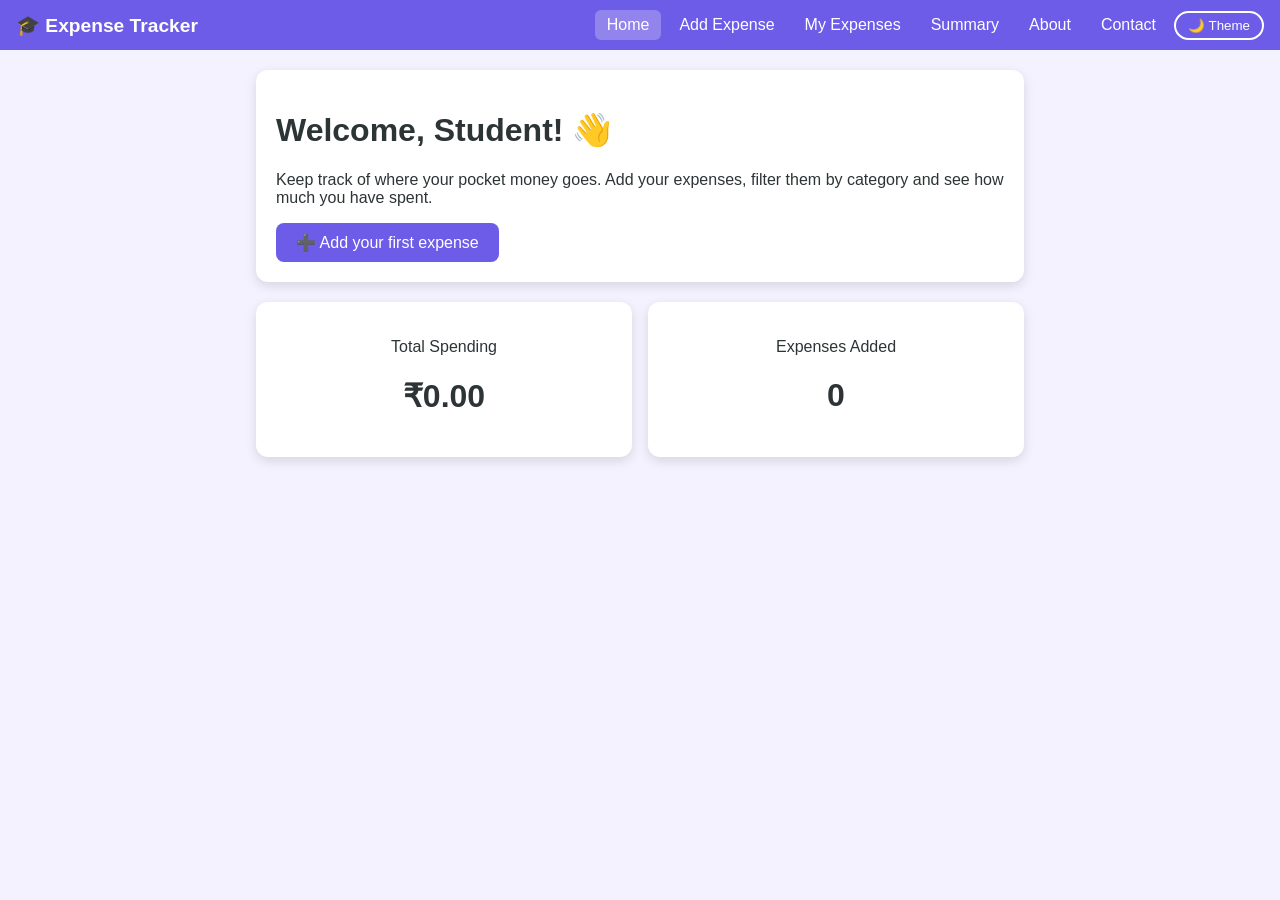
<file: index.html>
<!DOCTYPE html>
<html lang="en">
<head>
  <meta charset="UTF-8">
  <meta name="viewport" content="width=device-width, initial-scale=1.0">
  <title>Home - Student Expense Tracker</title>
  <link rel="stylesheet" href="style.css">
</head>
<body>
  <nav>
    <h2>🎓 Expense Tracker</h2>
    <a href="index.html" class="active">Home</a>
    <a href="add.html">Add Expense</a>
    <a href="expenses.html">My Expenses</a>
    <a href="summary.html">Summary</a>
    <a href="about.html">About</a>
    <a href="contact.html">Contact</a>
    <button id="themeBtn">🌙 Theme</button>
  </nav>

  <main>
    <div class="card">
      <h1>Welcome, Student! 👋</h1>
      <p>Keep track of where your pocket money goes. Add your expenses, filter them by category and see how much you have spent.</p>
      <a href="add.html" class="btn">➕ Add your first expense</a>
    </div>

    <div class="stats">
      <div class="card">
        <p>Total Spending</p>
        <h1 id="total">₹0.00</h1>
      </div>
      <div class="card">
        <p>Expenses Added</p>
        <h1 id="count">0</h1>
      </div>
    </div>
  </main>

  <script src="script.js"></script>
</body>
</html>
</file>
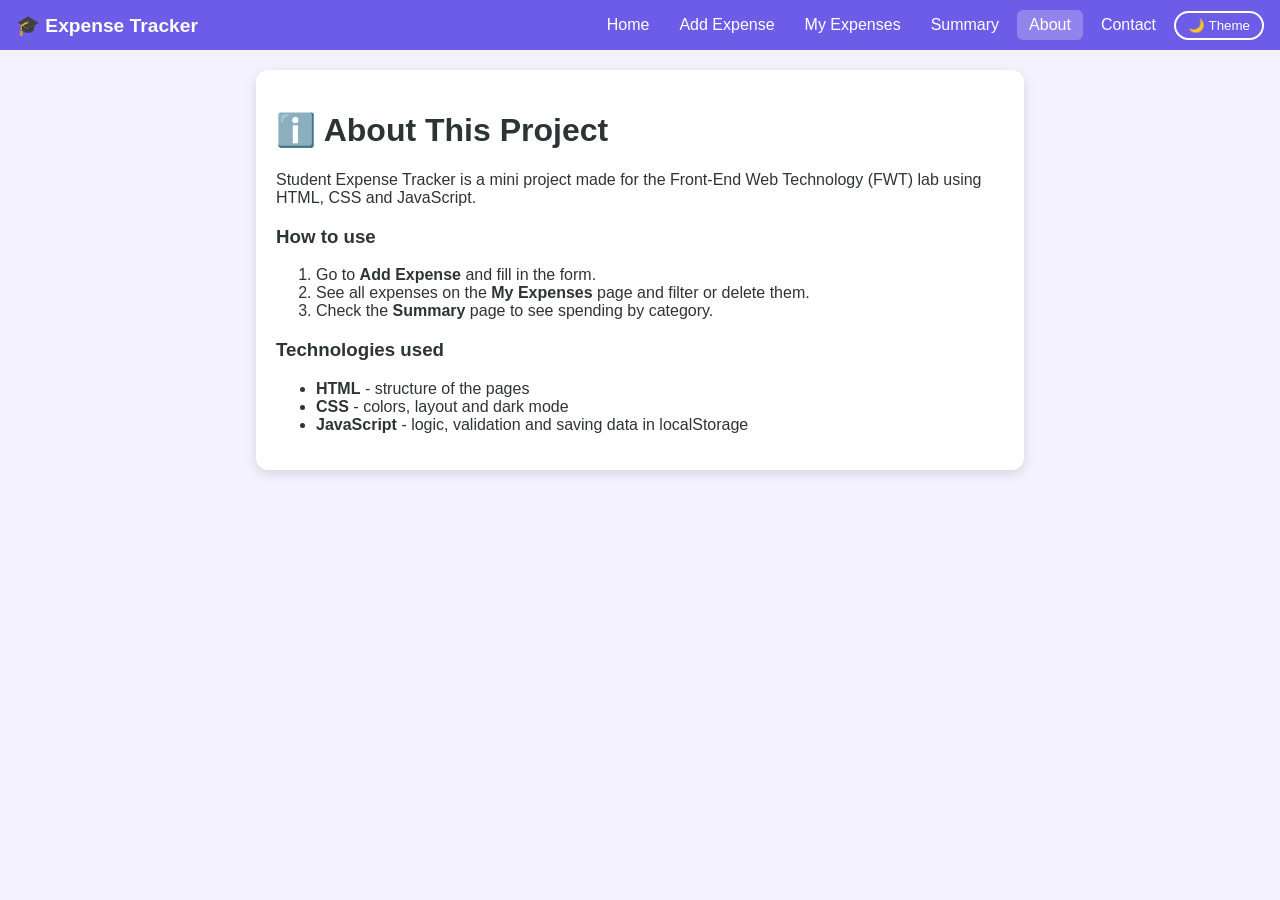
<file: about.html>
<!DOCTYPE html>
<html lang="en">
<head>
  <meta charset="UTF-8">
  <meta name="viewport" content="width=device-width, initial-scale=1.0">
  <title>About - Student Expense Tracker</title>
  <link rel="stylesheet" href="style.css">
</head>
<body>
  <nav>
    <h2>🎓 Expense Tracker</h2>
    <a href="index.html">Home</a>
    <a href="add.html">Add Expense</a>
    <a href="expenses.html">My Expenses</a>
    <a href="summary.html">Summary</a>
    <a href="about.html" class="active">About</a>
    <a href="contact.html">Contact</a>
    <button id="themeBtn">🌙 Theme</button>
  </nav>

  <main>
    <div class="card">
      <h1>ℹ️ About This Project</h1>
      <p>Student Expense Tracker is a mini project made for the Front-End Web Technology (FWT) lab using HTML, CSS and JavaScript.</p>

      <h3>How to use</h3>
      <ol>
        <li>Go to <b>Add Expense</b> and fill in the form.</li>
        <li>See all expenses on the <b>My Expenses</b> page and filter or delete them.</li>
        <li>Check the <b>Summary</b> page to see spending by category.</li>
      </ol>

      <h3>Technologies used</h3>
      <ul>
        <li><b>HTML</b> - structure of the pages</li>
        <li><b>CSS</b> - colors, layout and dark mode</li>
        <li><b>JavaScript</b> - logic, validation and saving data in localStorage</li>
      </ul>
    </div>
  </main>

  <script src="script.js"></script>
</body>
</html>
</file>
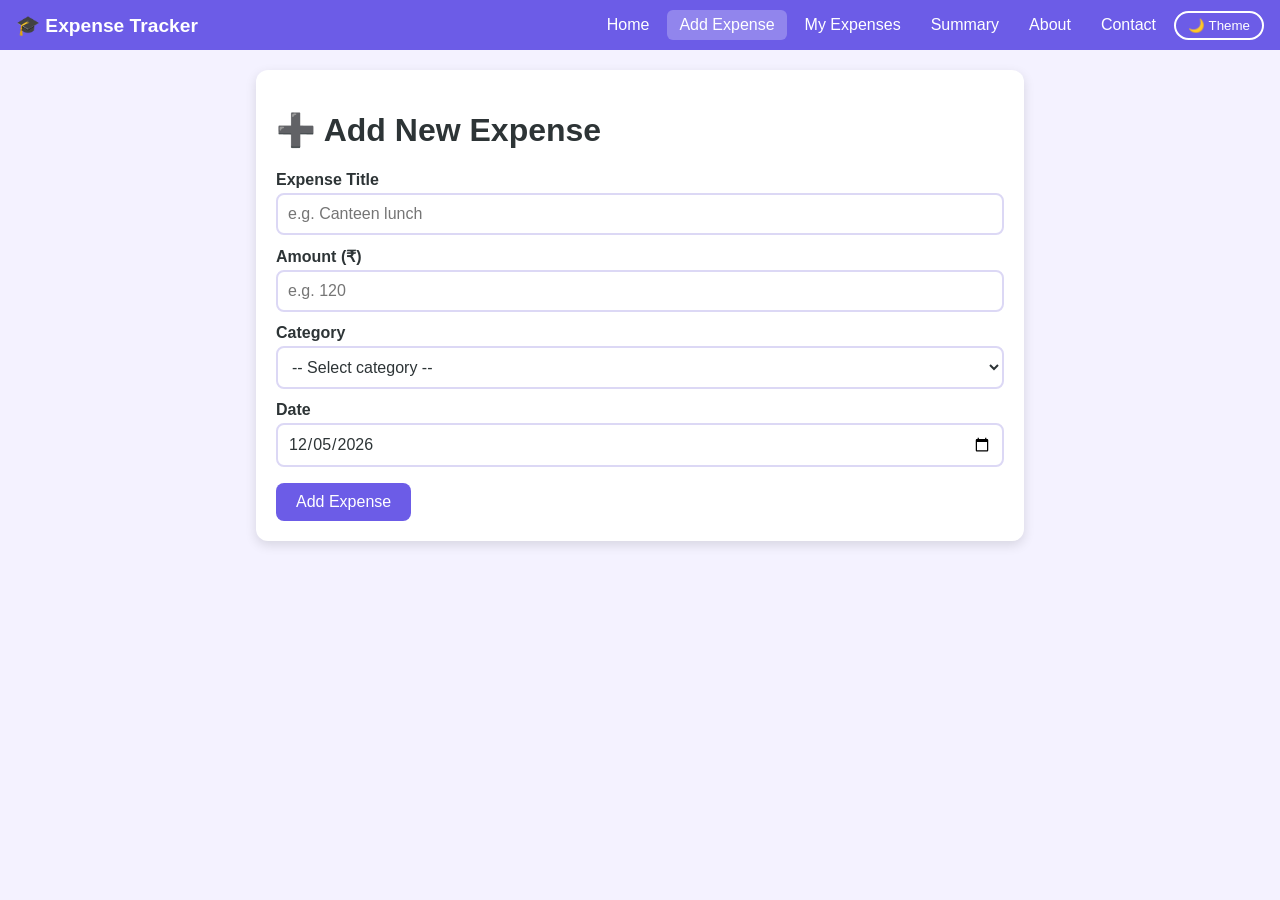
<file: add.html>
<!DOCTYPE html>
<html lang="en">
<head>
  <meta charset="UTF-8">
  <meta name="viewport" content="width=device-width, initial-scale=1.0">
  <title>Add Expense - Student Expense Tracker</title>
  <link rel="stylesheet" href="style.css">
</head>
<body>
  <nav>
    <h2>🎓 Expense Tracker</h2>
    <a href="index.html">Home</a>
    <a href="add.html" class="active">Add Expense</a>
    <a href="expenses.html">My Expenses</a>
    <a href="summary.html">Summary</a>
    <a href="about.html">About</a>
    <a href="contact.html">Contact</a>
    <button id="themeBtn">🌙 Theme</button>
  </nav>

  <main>
    <div class="card">
      <h1>➕ Add New Expense</h1>
      <form id="form">
        <label for="title">Expense Title</label>
        <input type="text" id="title" placeholder="e.g. Canteen lunch">

        <label for="amount">Amount (₹)</label>
        <input type="number" id="amount" placeholder="e.g. 120">

        <label for="category">Category</label>
        <select id="category">
          <option value="">-- Select category --</option>
          <option>Food</option>
          <option>Travel</option>
          <option>Books</option>
          <option>Entertainment</option>
          <option>Other</option>
        </select>

        <label for="date">Date</label>
        <input type="date" id="date">

        <p id="msg"></p>
        <button type="submit" class="btn">Add Expense</button>
      </form>
    </div>
  </main>

  <script src="script.js"></script>
</body>
</html>
</file>
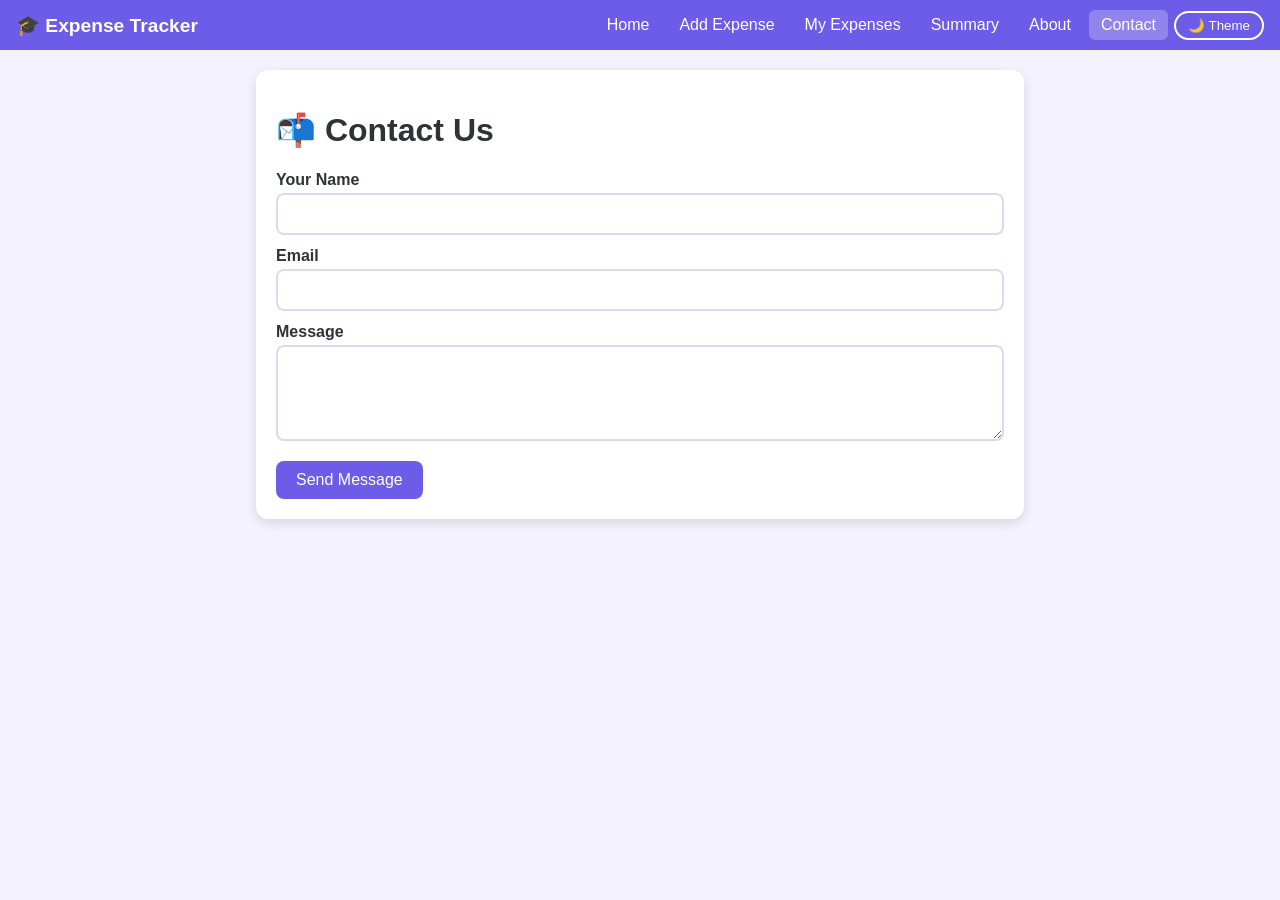
<file: contact.html>
<!DOCTYPE html>
<html lang="en">
<head>
  <meta charset="UTF-8">
  <meta name="viewport" content="width=device-width, initial-scale=1.0">
  <title>Contact - Student Expense Tracker</title>
  <link rel="stylesheet" href="style.css">
</head>
<body>
  <nav>
    <h2>🎓 Expense Tracker</h2>
    <a href="index.html">Home</a>
    <a href="add.html">Add Expense</a>
    <a href="expenses.html">My Expenses</a>
    <a href="summary.html">Summary</a>
    <a href="about.html">About</a>
    <a href="contact.html" class="active">Contact</a>
    <button id="themeBtn">🌙 Theme</button>
  </nav>

  <main>
    <div class="card">
      <h1>📬 Contact Us</h1>
      <form id="contactForm">
        <label for="name">Your Name</label>
        <input type="text" id="name" required>

        <label for="email">Email</label>
        <input type="email" id="email" required>

        <label for="message">Message</label>
        <textarea id="message" rows="4" required></textarea>

        <p id="contactMsg"></p>
        <button type="submit" class="btn">Send Message</button>
      </form>
    </div>
  </main>

  <script src="script.js"></script>
</body>
</html>
</file>
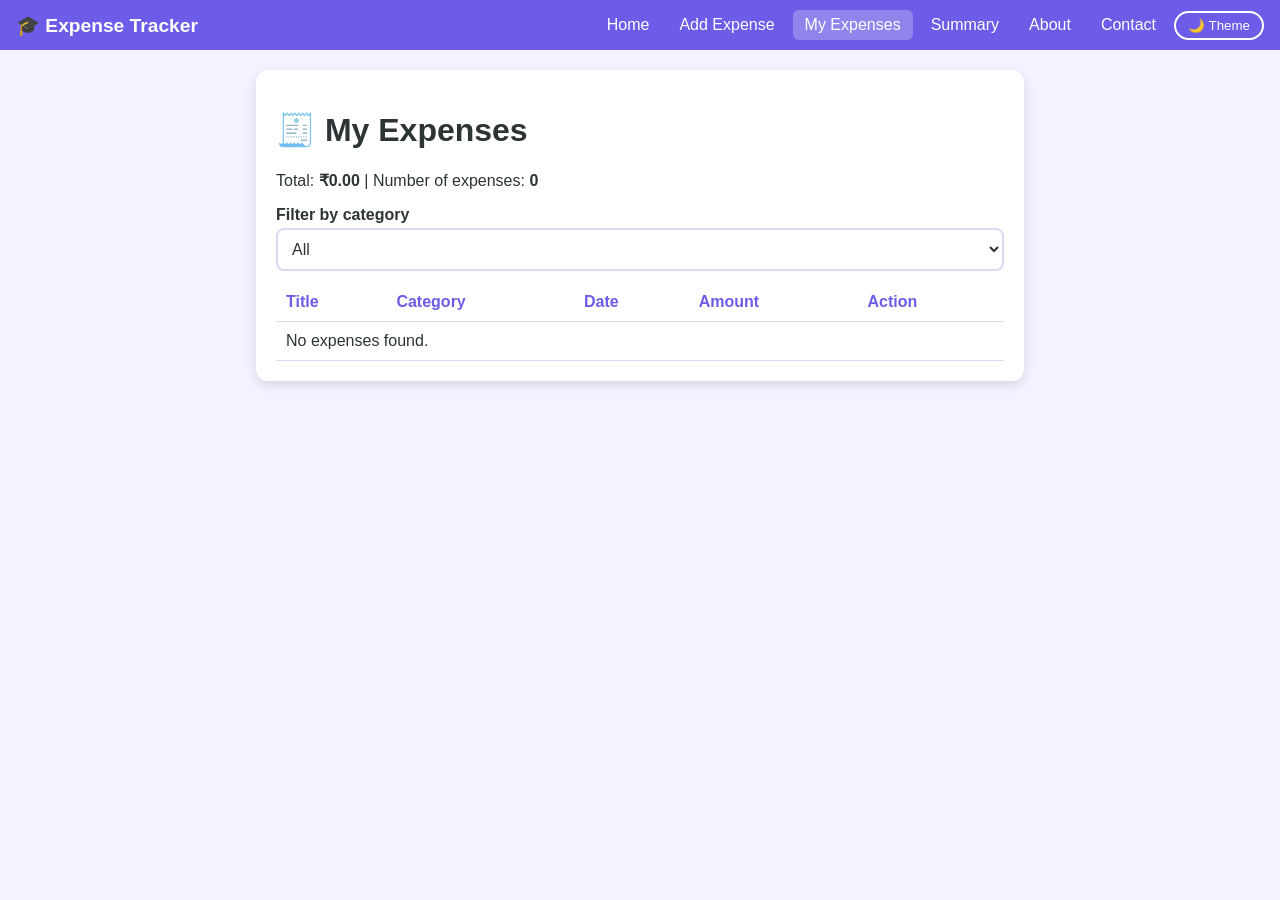
<file: expenses.html>
<!DOCTYPE html>
<html lang="en">
<head>
  <meta charset="UTF-8">
  <meta name="viewport" content="width=device-width, initial-scale=1.0">
  <title>My Expenses - Student Expense Tracker</title>
  <link rel="stylesheet" href="style.css">
</head>
<body>
  <nav>
    <h2>🎓 Expense Tracker</h2>
    <a href="index.html">Home</a>
    <a href="add.html">Add Expense</a>
    <a href="expenses.html" class="active">My Expenses</a>
    <a href="summary.html">Summary</a>
    <a href="about.html">About</a>
    <a href="contact.html">Contact</a>
    <button id="themeBtn">🌙 Theme</button>
  </nav>

  <main>
    <div class="card">
      <h1>🧾 My Expenses</h1>
      <p>Total: <b id="total">₹0.00</b> | Number of expenses: <b id="count">0</b></p>

      <label for="filter">Filter by category</label>
      <select id="filter">
        <option>All</option>
        <option>Food</option>
        <option>Travel</option>
        <option>Books</option>
        <option>Entertainment</option>
        <option>Other</option>
      </select>

      <div class="scroll">
        <table>
          <thead>
            <tr>
              <th>Title</th>
              <th>Category</th>
              <th>Date</th>
              <th>Amount</th>
              <th>Action</th>
            </tr>
          </thead>
          <tbody id="list"></tbody>
        </table>
      </div>
    </div>
  </main>

  <script src="script.js"></script>
</body>
</html>
</file>
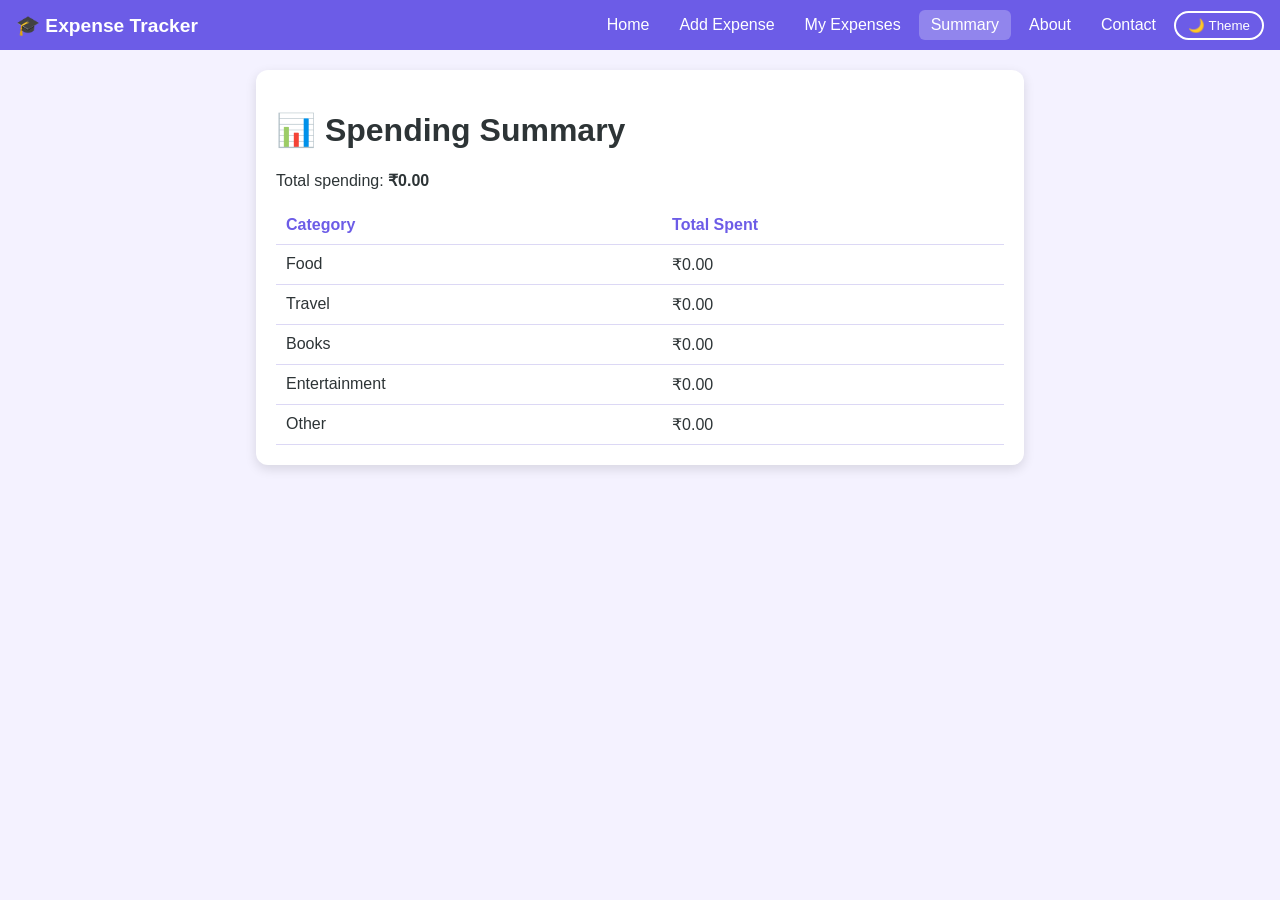
<file: summary.html>
<!DOCTYPE html>
<html lang="en">
<head>
  <meta charset="UTF-8">
  <meta name="viewport" content="width=device-width, initial-scale=1.0">
  <title>Summary - Student Expense Tracker</title>
  <link rel="stylesheet" href="style.css">
</head>
<body>
  <nav>
    <h2>🎓 Expense Tracker</h2>
    <a href="index.html">Home</a>
    <a href="add.html">Add Expense</a>
    <a href="expenses.html">My Expenses</a>
    <a href="summary.html" class="active">Summary</a>
    <a href="about.html">About</a>
    <a href="contact.html">Contact</a>
    <button id="themeBtn">🌙 Theme</button>
  </nav>

  <main>
    <div class="card">
      <h1>📊 Spending Summary</h1>
      <p>Total spending: <b id="total">₹0.00</b></p>

      <table>
        <thead>
          <tr>
            <th>Category</th>
            <th>Total Spent</th>
          </tr>
        </thead>
        <tbody id="summary"></tbody>
      </table>
    </div>
  </main>

  <script src="script.js"></script>
</body>
</html>
</file>
<file: style.css>
:root {
  --bg: #f4f2ff;
  --card: #ffffff;
  --text: #2d3436;
  --main: #6c5ce7;
  --border: #dcd8f5;
}

body.dark {
  --bg: #14121f;
  --card: #1f1b33;
  --text: #ece9ff;
  --border: #343052;
  color-scheme: dark;
}

* {
  box-sizing: border-box;
}

body {
  margin: 0;
  font-family: "Segoe UI", Arial, sans-serif;
  background: var(--bg);
  color: var(--text);
}

/* Navigation bar */
nav {
  background: var(--main);
  display: flex;
  flex-wrap: wrap;
  align-items: center;
  gap: 6px;
  padding: 10px 16px;
}

nav h2 {
  color: white;
  margin: 0 auto 0 0;
  font-size: 1.2rem;
}

nav a {
  color: white;
  text-decoration: none;
  padding: 6px 12px;
  border-radius: 6px;
}

nav a:hover,
nav a.active {
  background: rgba(255, 255, 255, 0.25);
}

nav button {
  background: transparent;
  color: white;
  border: 2px solid white;
  border-radius: 20px;
  padding: 5px 12px;
  cursor: pointer;
}

/* Page content */
main {
  max-width: 800px;
  margin: 20px auto;
  padding: 0 16px;
}

.card {
  background: var(--card);
  padding: 20px;
  border-radius: 12px;
  margin-bottom: 20px;
  box-shadow: 0 4px 12px rgba(0, 0, 0, 0.12);
}

.stats {
  display: flex;
  gap: 16px;
  flex-wrap: wrap;
}

.stats .card {
  flex: 1;
  min-width: 200px;
  text-align: center;
}

/* Forms */
label {
  display: block;
  margin-top: 12px;
  margin-bottom: 4px;
  font-weight: 600;
}

input,
select,
textarea {
  width: 100%;
  padding: 10px;
  border: 2px solid var(--border);
  border-radius: 8px;
  font-size: 1rem;
  font-family: inherit;
  background: var(--card);
  color: var(--text);
}

.btn {
  display: inline-block;
  background: var(--main);
  color: white;
  border: none;
  border-radius: 8px;
  padding: 10px 20px;
  font-size: 1rem;
  text-decoration: none;
  cursor: pointer;
}

.btn:hover {
  opacity: 0.85;
}

.delete-btn {
  background: #e17055;
  color: white;
  border: none;
  border-radius: 6px;
  padding: 6px 10px;
  cursor: pointer;
}

.error {
  color: #e17055;
  font-weight: 600;
}

.success {
  color: #00b894;
  font-weight: 600;
}

/* Table */
.scroll {
  overflow-x: auto;
}

table {
  width: 100%;
  border-collapse: collapse;
  margin-top: 12px;
}

th,
td {
  padding: 10px;
  text-align: left;
  border-bottom: 1px solid var(--border);
}

th {
  color: var(--main);
}

/* Mobile */
@media (max-width: 600px) {
  nav h2 {
    width: 100%;
  }
}
</file>
